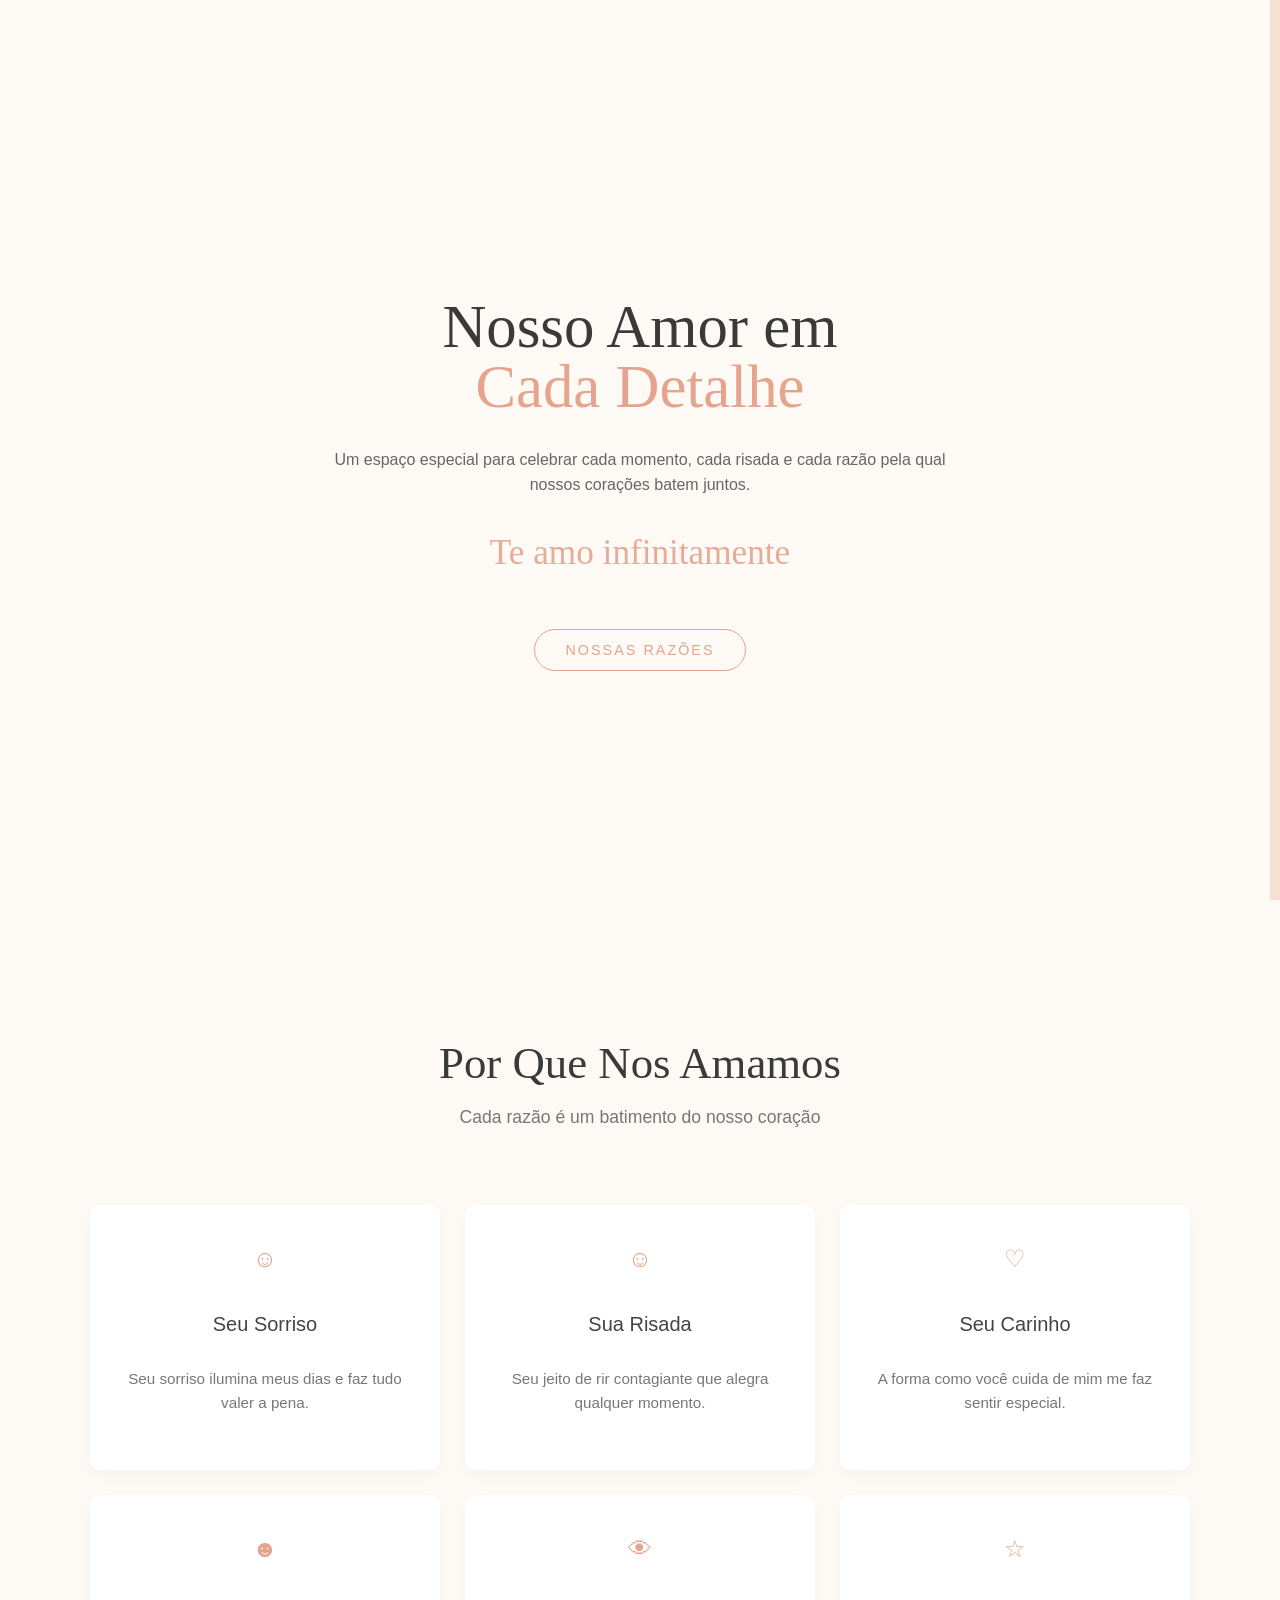
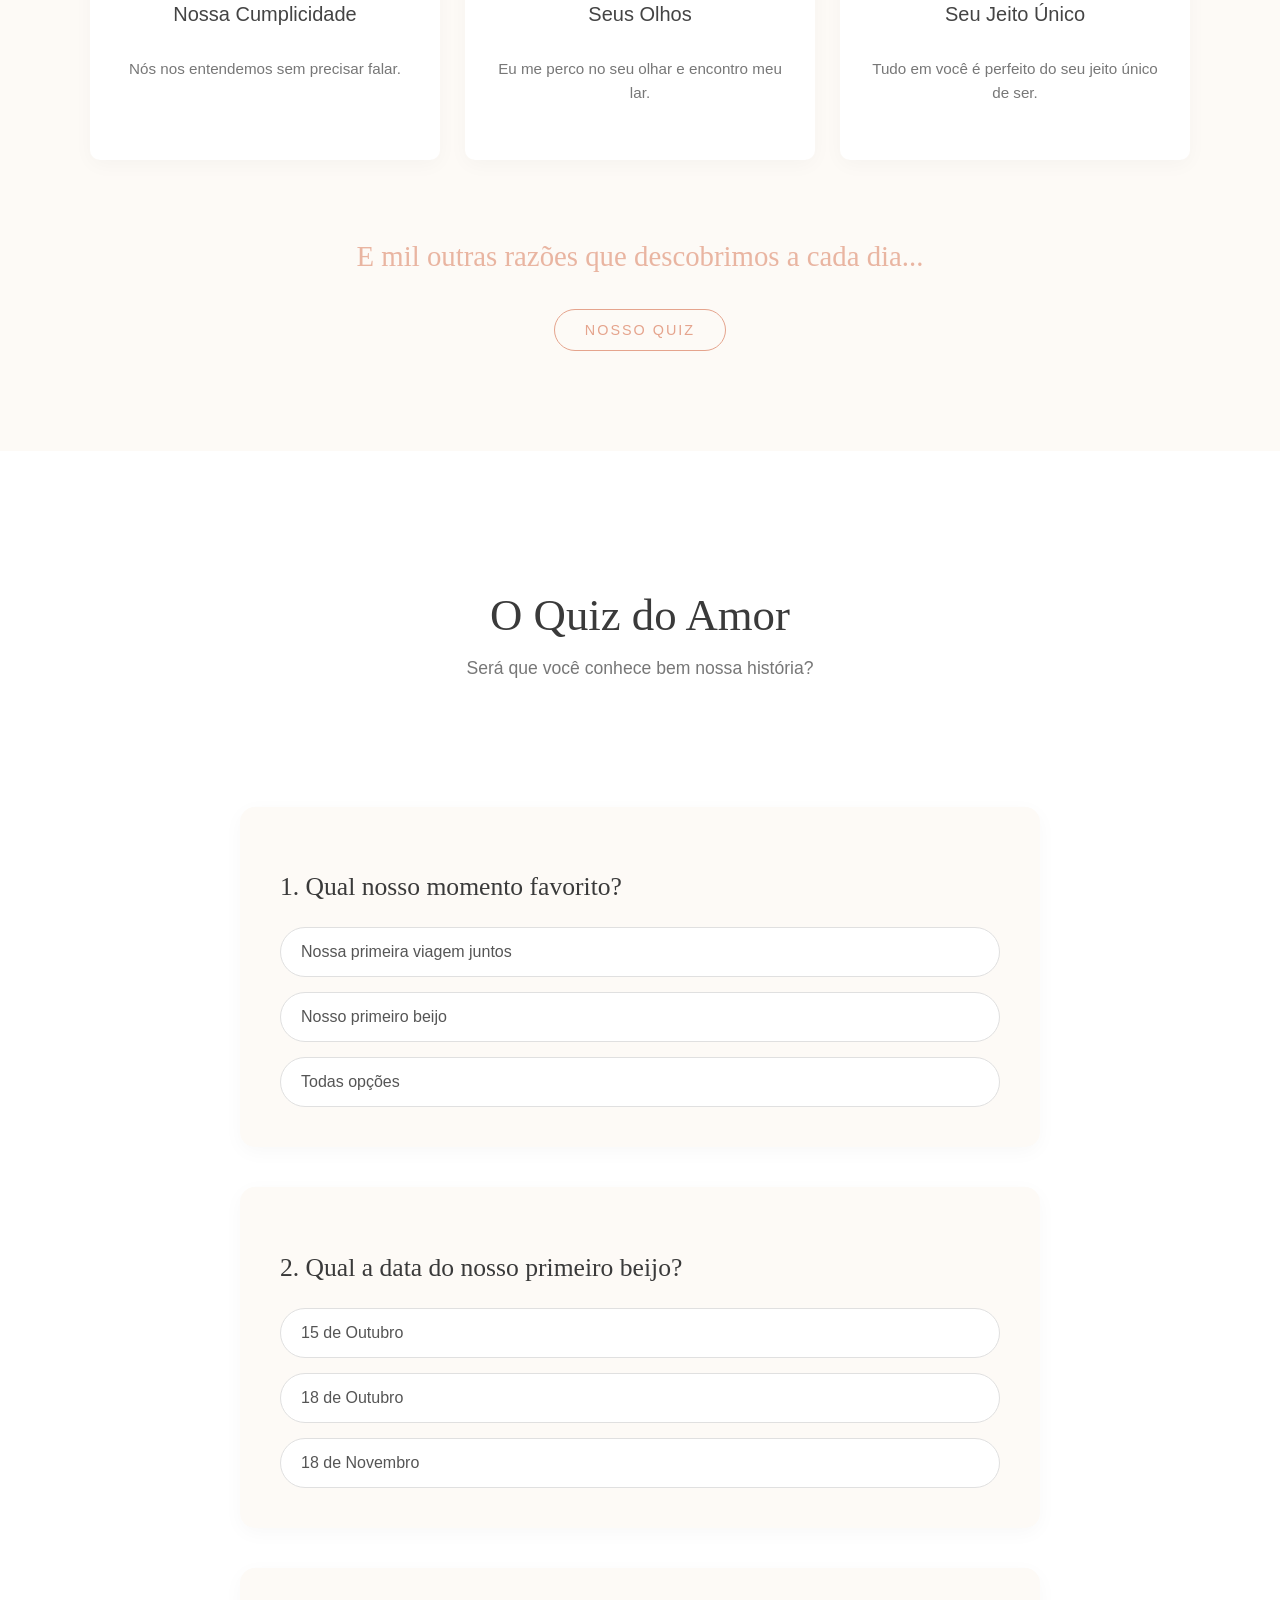
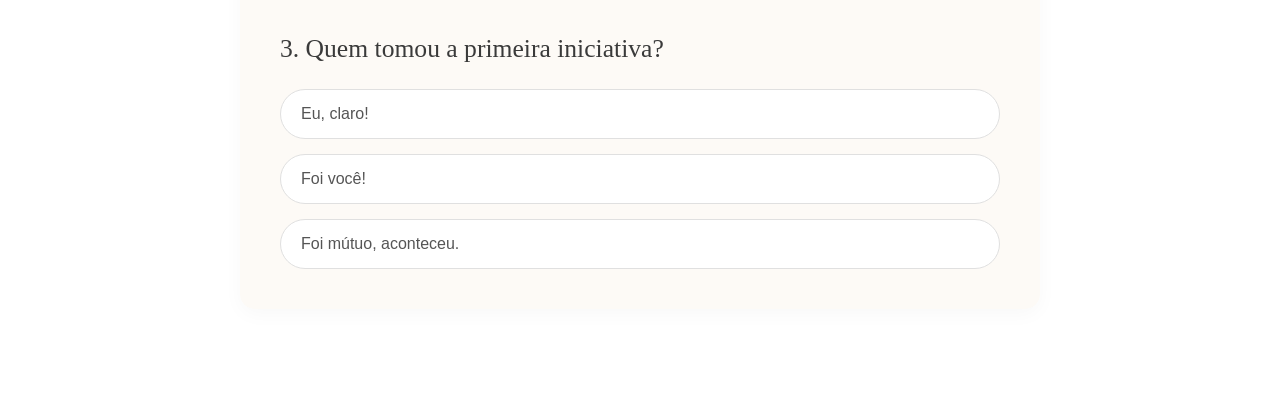
<file: index.html>
<!DOCTYPE html>
<html lang="pt-BR">
<head>
    <meta charset="UTF-8">
    <meta name="viewport" content="width=device-width, initial-scale=1.0">
    <title>NOSSO AMOR EM CADA DETALHE</title>
<link rel="stylesheet" href="style.css">
</head>
<body>
    <section class="hero-section">
        <div class="hero-accent"></div>
        <div class="content">
            <h1 class="main-title font-serif">Nosso Amor em</h1>
            <h1 class="sub-title font-serif color-accent">Cada Detalhe</h1>
            <p class="description">
                Um espaço especial para celebrar cada momento, cada risada e cada razão pela qual nossos corações batem juntos.
            </p>
            <div class="signature color-accent font-script">Te amo infinitamente</div>
            <br>
            <a href="#por-que" class="scroll-btn">NOSSAS RAZÕES</a>
        </div>
    </section>

    <section id="por-que" class="reasons-section">
        <div class="reasons-header">
            <h2 class="reasons-title font-serif">Por Que Nos Amamos</h2>
            <p class="reasons-subtitle">Cada razão é um batimento do nosso coração</p>
        </div>
        
        <div class="cards-grid">
            <div class="reason-card">
                <div class="icon-placeholder">&#9786;</div> <h3 class="card-title">Seu Sorriso</h3>
                <p class="card-text">Seu sorriso ilumina meus dias e faz tudo valer a pena.</p>
            </div>
            
            <div class="reason-card">
                <div class="icon-placeholder">&#9786;</div>
                <h3 class="card-title">Sua Risada</h3>
                <p class="card-text">Seu jeito de rir contagiante que alegra qualquer momento.</p>
            </div>

            <div class="reason-card">
                <div class="icon-placeholder">&#9825;</div> <h3 class="card-title">Seu Carinho</h3>
                <p class="card-text">A forma como você cuida de mim me faz sentir especial.</p>
            </div>

            <div class="reason-card">
                <div class="icon-placeholder">&#9787;</div> <h3 class="card-title">Nossa Cumplicidade</h3>
                <p class="card-text">Nós nos entendemos sem precisar falar.</p>
            </div>

            <div class="reason-card">
                <div class="icon-placeholder">&#128065;</div> <h3 class="card-title">Seus Olhos</h3>
                <p class="card-text">Eu me perco no seu olhar e encontro meu lar.</p>
            </div>

            <div class="reason-card">
                <div class="icon-placeholder">&#9734;</div> <h3 class="card-title">Seu Jeito Único</h3>
                <p class="card-text">Tudo em você é perfeito do seu jeito único de ser.</p>
            </div>
        </div>

        <div class="reasons-footer">
            <div class="final-signature color-accent font-script">E mil outras razões que descobrimos a cada dia...</div>
        </div>
        <br><br>
        <a href="#quiz" class="scroll-btn">NOSSO QUIZ</a>
    </section>

    <section id="quiz" class="quiz-section">
        <div class="reasons-header">
            <h2 class="reasons-title font-serif">O Quiz do Amor</h2>
            <p class="reasons-subtitle">Será que você conhece bem nossa história?</p>
        </div>

        <div class="quiz-container">
            <div class="quiz-card" data-question="1">
                <h3 class="quiz-question">1. Qual nosso momento favorito?</h3>
                <div class="quiz-options">
                    <div class="quiz-option correct-option" onclick="selectOption(this, 1)">Nossa primeira viagem juntos</div>
                    <div class="quiz-option" onclick="selectOption(this, 1)">Nosso primeiro beijo</div>
                    <div class="quiz-option" onclick="selectOption(this, 1)">Todas opções</div>
                </div>
            </div>

            <div class="quiz-card" data-question="2">
                <h3 class="quiz-question">2. Qual a data do nosso primeiro beijo?</h3>
                <div class="quiz-options">
                    <div class="quiz-option" onclick="selectOption(this, 2)">15 de Outubro</div>
                    <div class="quiz-option correct-option" onclick="selectOption(this, 2)">18 de Outubro</div> <div class="quiz-option" onclick="selectOption(this, 2)">18 de Novembro</div>
                </div>
            </div>

            <div class="quiz-card" data-question="3">
                <h3 class="quiz-question">3. Quem tomou a primeira iniciativa?</h3>
                <div class="quiz-options">
                    <div class="quiz-option" onclick="selectOption(this, 3)">Eu, claro!</div> <div class="quiz-option correct-option" onclick="selectOption(this, 3)">Foi você!</div>
                    <div class="quiz-option" onclick="selectOption(this, 3)">Foi mútuo, aconteceu.</div>
                </div>
            </div>

            <button class="quiz-submit-btn scroll-btn" onclick="checkQuiz()">VERIFICAR RESULTADOS</button>
        </div>

        <div id="quiz-results" class="quiz-results">
            <p class="quiz-score">Você acertou <span id="score-value">0</span> de 3!</p>
            <p id="quiz-message" class="quiz-message font-script">Nossa história é a melhor, eu amo você!</p>
        </div>
    </section>

    <script src="script.js"></script>
</body>
</html>
</file>
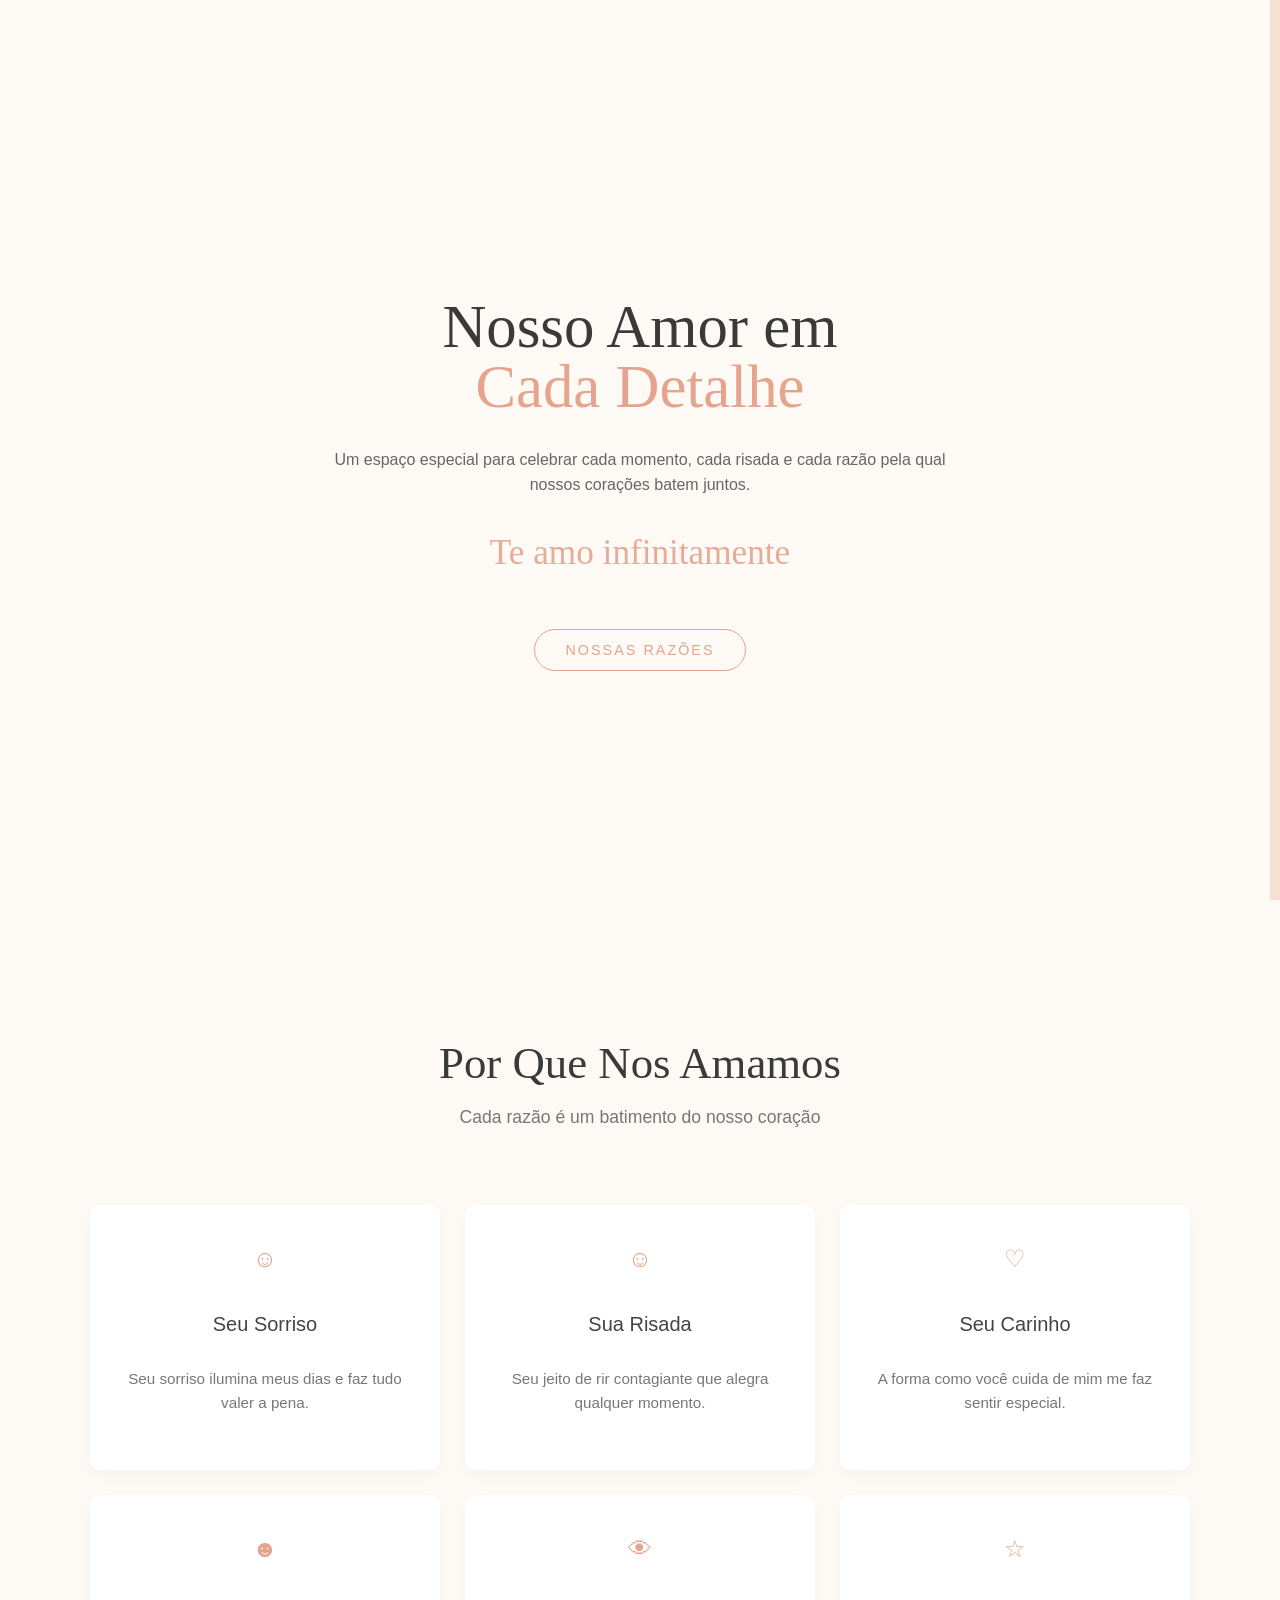
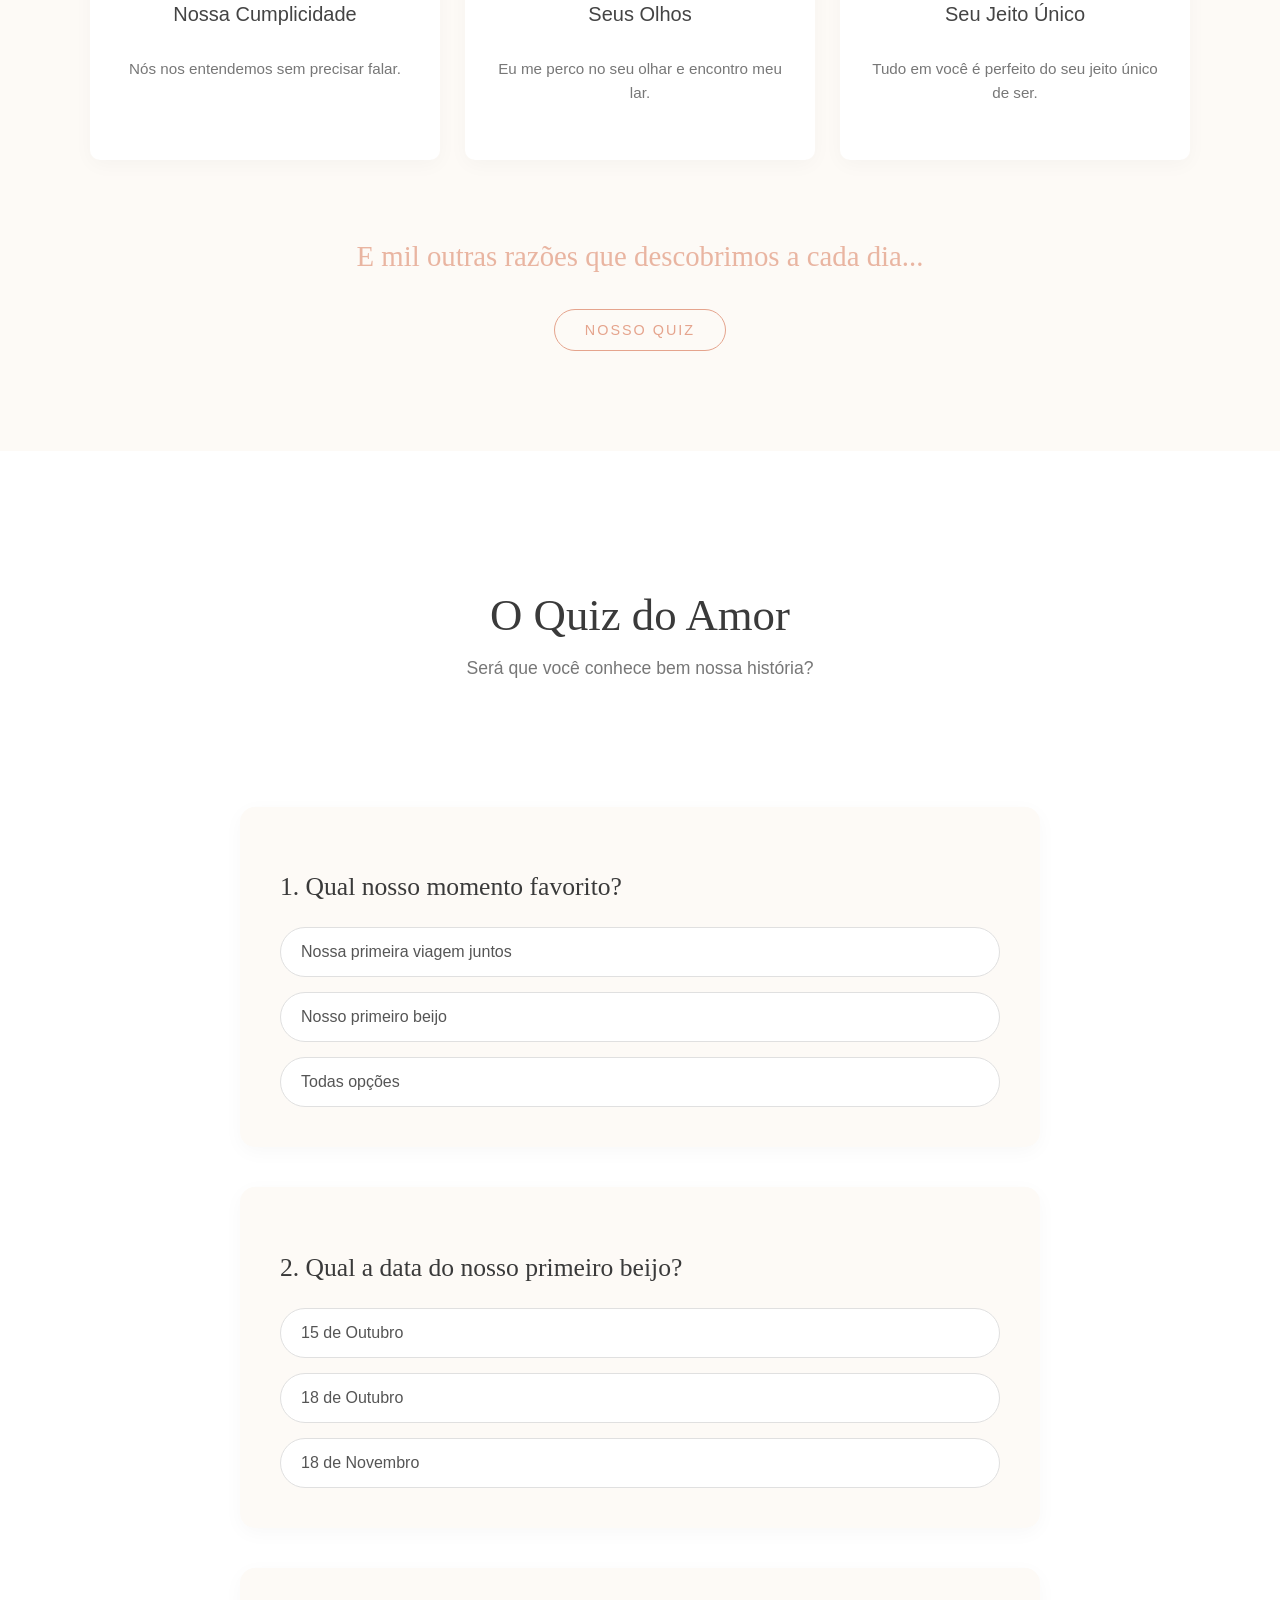
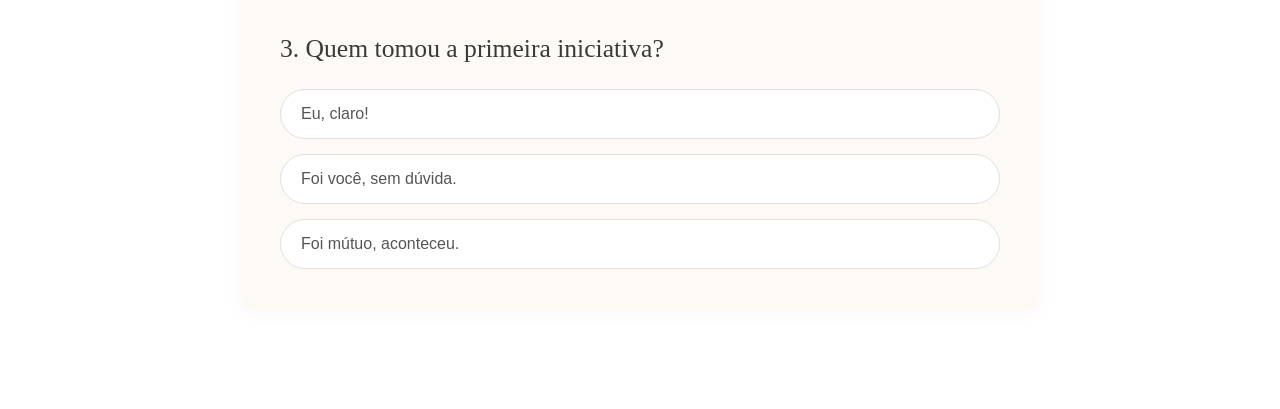
<file: SITE/index.html>
<!DOCTYPE html>
<html lang="pt-BR">
<head>
    <meta charset="UTF-8">
    <meta name="viewport" content="width=device-width, initial-scale=1.0">
    <title>NOSSO AMOR EM CADA DETALHE</title>
<link rel="stylesheet" href="style.css">
</head>
<body>
    <section class="hero-section">
        <div class="hero-accent"></div>
        <div class="content">
            <h1 class="main-title font-serif">Nosso Amor em</h1>
            <h1 class="sub-title font-serif color-accent">Cada Detalhe</h1>
            <p class="description">
                Um espaço especial para celebrar cada momento, cada risada e cada razão pela qual nossos corações batem juntos.
            </p>
            <div class="signature color-accent font-script">Te amo infinitamente</div>
            <br>
            <a href="#por-que" class="scroll-btn">NOSSAS RAZÕES</a>
        </div>
    </section>

    <section id="por-que" class="reasons-section">
        <div class="reasons-header">
            <h2 class="reasons-title font-serif">Por Que Nos Amamos</h2>
            <p class="reasons-subtitle">Cada razão é um batimento do nosso coração</p>
        </div>
        
        <div class="cards-grid">
            <div class="reason-card">
                <div class="icon-placeholder">&#9786;</div> <h3 class="card-title">Seu Sorriso</h3>
                <p class="card-text">Seu sorriso ilumina meus dias e faz tudo valer a pena.</p>
            </div>
            
            <div class="reason-card">
                <div class="icon-placeholder">&#9786;</div>
                <h3 class="card-title">Sua Risada</h3>
                <p class="card-text">Seu jeito de rir contagiante que alegra qualquer momento.</p>
            </div>

            <div class="reason-card">
                <div class="icon-placeholder">&#9825;</div> <h3 class="card-title">Seu Carinho</h3>
                <p class="card-text">A forma como você cuida de mim me faz sentir especial.</p>
            </div>

            <div class="reason-card">
                <div class="icon-placeholder">&#9787;</div> <h3 class="card-title">Nossa Cumplicidade</h3>
                <p class="card-text">Nós nos entendemos sem precisar falar.</p>
            </div>

            <div class="reason-card">
                <div class="icon-placeholder">&#128065;</div> <h3 class="card-title">Seus Olhos</h3>
                <p class="card-text">Eu me perco no seu olhar e encontro meu lar.</p>
            </div>

            <div class="reason-card">
                <div class="icon-placeholder">&#9734;</div> <h3 class="card-title">Seu Jeito Único</h3>
                <p class="card-text">Tudo em você é perfeito do seu jeito único de ser.</p>
            </div>
        </div>

        <div class="reasons-footer">
            <div class="final-signature color-accent font-script">E mil outras razões que descobrimos a cada dia...</div>
        </div>
        <br><br>
        <a href="#quiz" class="scroll-btn">NOSSO QUIZ</a>
    </section>

    <section id="quiz" class="quiz-section">
        <div class="reasons-header">
            <h2 class="reasons-title font-serif">O Quiz do Amor</h2>
            <p class="reasons-subtitle">Será que você conhece bem nossa história?</p>
        </div>

        <div class="quiz-container">
            <div class="quiz-card" data-question="1">
                <h3 class="quiz-question">1. Qual nosso momento favorito?</h3>
                <div class="quiz-options">
                    <div class="quiz-option correct-option" onclick="selectOption(this, 1)">Nossa primeira viagem juntos</div>
                    <div class="quiz-option" onclick="selectOption(this, 1)">Nosso primeiro beijo</div>
                    <div class="quiz-option" onclick="selectOption(this, 1)">Todas opções</div>
                </div>
            </div>

            <div class="quiz-card" data-question="2">
                <h3 class="quiz-question">2. Qual a data do nosso primeiro beijo?</h3>
                <div class="quiz-options">
                    <div class="quiz-option" onclick="selectOption(this, 2)">15 de Outubro</div>
                    <div class="quiz-option correct-option" onclick="selectOption(this, 2)">18 de Outubro</div> <div class="quiz-option" onclick="selectOption(this, 2)">18 de Novembro</div>
                </div>
            </div>

            <div class="quiz-card" data-question="3">
                <h3 class="quiz-question">3. Quem tomou a primeira iniciativa?</h3>
                <div class="quiz-options">
                    <div class="quiz-option" onclick="selectOption(this, 3)">Eu, claro!</div> <div class="quiz-option correct-option" onclick="selectOption(this, 3)">Foi você, sem dúvida.</div>
                    <div class="quiz-option" onclick="selectOption(this, 3)">Foi mútuo, aconteceu.</div>
                </div>
            </div>

            <button class="quiz-submit-btn scroll-btn" onclick="checkQuiz()">VERIFICAR RESULTADOS</button>
        </div>

        <div id="quiz-results" class="quiz-results">
            <p class="quiz-score">Você acertou <span id="score-value">0</span> de 3!</p>
            <p id="quiz-message" class="quiz-message font-script">Nossa história é a melhor!</p>
        </div>
    </section>

    <script src="script.js"></script>
</body>
</html>
</file>
<file: style.css>
html { scroll-behavior: smooth; }

        body, html {
            margin: 0;
            padding: 0;
            font-family: 'Montserrat', sans-serif;
            background-color: #fdfaf6; /* Bege claro (off-white) */
        }

        /* --- ESTILOS COMUNS --- */
        .color-accent { color: #e5a48d; } /* Coral suave (rose gold) */
        .font-serif { font-family: 'Bodoni Moda', serif; }
        .font-script { font-family: 'Great Vibes', cursive; }

        /* --- SEÇÃO 1: HERO (PÁGINA DE ENTRADA, BASEADA NA PRIMEIRA IMAGEM) --- */
        .hero-section {
            height: 100vh;
            display: flex;
            justify-content: center;
            align-items: center;
            position: relative;
            text-align: center;
            /* Padrão de fundo sutil (simulado) */
            background-image: url('data:image/svg+xml;utf8,<svg xmlns="http://www.w3.org/2000/svg" width="100%" height="100%" opacity="0.05"><path d="M0,0 C200,100 400,0 600,100" stroke="%23f7c9b0" stroke-width="1" fill="none"/></svg>');
            background-size: cover;
        }

        .hero-accent {
            position: absolute;
            top: 0;
            right: 0;
            width: 10px;
            height: 100%;
            background-color: rgba(229, 164, 141, 0.3); /* Coral transparente */
        }

        .main-title {
            font-size: clamp(2.5rem, 8vw, 3.8rem);
            color: #3a3a3a;
            margin-bottom: 0;
            font-weight: 400;
        }

        .sub-title {
            font-size: clamp(2.5rem, 8vw, 3.8rem);
            margin-top: -10px;
            margin-bottom: 25px;
            font-weight: 400;
        }

        .description {
            font-weight: 300;
            color: #666;
            max-width: 650px;
            margin: 0 auto 35px;
            padding: 0 20px;
            line-height: 1.6;
        }

        .signature {
            font-size: 2.2rem;
            margin-bottom: 50px;
            opacity: 0.9;
        }

        /* Botão de navegação */
        .scroll-btn {
            text-decoration: none;
            color: #e5a48d;
            border: 1px solid #e5a48d;
            padding: 12px 30px;
            border-radius: 30px;
            transition: 0.3s;
            font-size: 0.9rem;
            letter-spacing: 2px;
            text-transform: uppercase;
        }

        .scroll-btn:hover {
            background-color: #e5a48d;
            color: white;
        }

        /* --- SEÇÃO 2: RAZÕES DO AMOR (BASEADA NA SEGUNDA IMAGEM) --- */
        .reasons-section {
            min-height: 100vh;
            padding: 100px 20px;
            display: flex;
            flex-direction: column;
            align-items: center;
            text-align: center;
        }

        .reasons-header {
            margin-bottom: 60px;
            max-width: 700px;
        }

        .reasons-title {
            font-size: clamp(2rem, 6vw, 2.8rem);
            color: #3a3a3a;
            font-weight: 400;
            margin-bottom: 10px;
        }

        .reasons-subtitle {
            font-weight: 300;
            color: #777;
            font-size: 1.1rem;
        }

        /* Grid de Cards */
        .cards-grid {
            display: grid;
            grid-template-columns: repeat(3, 1fr); /* 3 colunas */
            gap: 25px;
            width: 100%;
            max-width: 1100px;
            margin-bottom: 60px;
        }

        /* Estilo do Card individual */
        .reason-card {
            background: white;
            padding: 40px 25px;
            border-radius: 10px;
            box-shadow: 0 5px 20px rgba(0,0,0,0.03); /* Sombra muito suave */
            transition: transform 0.3s, box-shadow 0.3s;
            display: flex;
            flex-direction: column;
            align-items: center;
        }

        .reason-card:hover {
            transform: translateY(-5px); /* Efeito ao passar o mouse */
            box-shadow: 0 10px 30px rgba(0,0,0,0.06);
        }

        /* Ícones dos cards */
        .card-icon {
            font-size: 2.2rem;
            color: #e5a48d; /* Coral */
            margin-bottom: 20px;
            opacity: 0.7;
        }

        /* Texto simples para simular ícones outline (como na imagem) */
        .icon-placeholder {
            font-size: 1.5rem;
            color: #e5a48d;
            margin-bottom: 20px;
            font-weight: 200;
        }

        .card-title {
            font-size: 1.25rem;
            color: #444;
            margin-bottom: 15px;
            font-weight: 400;
        }

        .card-text {
            font-weight: 300;
            color: #777;
            font-size: 0.95rem;
            line-height: 1.6;
        }

        /* Texto final Cursivo */
        .reasons-footer {
            max-width: 700px;
            margin-top: 20px;
        }

        .final-signature {
            font-size: 1.8rem;
            opacity: 0.8;
            padding: 0 20px;
        }

        /* Responsividade para telas menores */
        @media (max-width: 900px) {
            .cards-grid {
                grid-template-columns: repeat(2, 1fr); /* 2 colunas no tablet */
            }
        }

        @media (max-width: 600px) {
            .cards-grid {
                grid-template-columns: 1fr; /* 1 coluna no celular */
            }
            .main-title, .sub-title { font-size: 2.5rem; }
        }

        .quiz-section {
            min-height: 100vh;
            padding: 100px 20px;
            background-color: white; /* Diferente do off-white da galeria para destacar */
            display: flex;
            flex-direction: column;
            align-items: center;
            text-align: center;
        }

        .quiz-container {
            width: 100%;
            max-width: 800px;
            margin-top: 50px;
            display: flex;
            flex-direction: column;
            gap: 40px;
        }

        .quiz-card {
            background-color: #fdfaf6;
            padding: 40px;
            border-radius: 15px;
            box-shadow: 0 5px 20px rgba(0,0,0,0.03);
            text-align: left;
        }

        .quiz-question {
            font-family: 'Bodoni Moda', serif;
            font-size: 1.6rem;
            color: #3a3a3a;
            margin-bottom: 25px;
            font-weight: 400;
        }

        .quiz-options {
            display: flex;
            flex-direction: column;
            gap: 15px;
        }

        .quiz-option {
            background-color: white;
            border: 1px solid #e0e0e0;
            padding: 15px 20px;
            border-radius: 30px;
            cursor: pointer;
            transition: 0.3s ease;
            font-size: 1rem;
            color: #555;
            font-weight: 300;
        }

        .quiz-option:hover {
            border-color: #e5a48d;
            background-color: #fff9f6;
        }

        .quiz-option.selected {
            background-color: #e5a48d;
            color: white;
            border-color: #e5a48d;
        }

        .quiz-option.correct {
            background-color: #a7d0a7 !important; /* Verde suave */
            color: white !important;
            border-color: #a7d0a7 !important;
        }

        .quiz-option.incorrect {
            background-color: #e5a9a9 !important; /* Vermelho suave */
            color: white !important;
            border-color: #e5a9a9 !important;
        }

        .quiz-submit-btn {
            margin-top: 20px;
            display: none; /* Só aparece no final */
        }

        .quiz-results {
            margin-top: 50px;
            display: none; /* Só aparece no final */
            text-align: center;
        }

        .quiz-score {
            font-family: 'Bodoni Moda', serif;
            font-size: 2.2rem;
            color: #3a3a3a;
            margin-bottom: 15px;
        }

        .quiz-message {
            font-family: 'Great Vibes', cursive;
            font-size: 1.8rem;
            color: #e5a48d;
        }
</file>
<file: SITE/style.css>
html { scroll-behavior: smooth; }

        body, html {
            margin: 0;
            padding: 0;
            font-family: 'Montserrat', sans-serif;
            background-color: #fdfaf6; /* Bege claro (off-white) */
        }

        /* --- ESTILOS COMUNS --- */
        .color-accent { color: #e5a48d; } /* Coral suave (rose gold) */
        .font-serif { font-family: 'Bodoni Moda', serif; }
        .font-script { font-family: 'Great Vibes', cursive; }

        /* --- SEÇÃO 1: HERO (PÁGINA DE ENTRADA, BASEADA NA PRIMEIRA IMAGEM) --- */
        .hero-section {
            height: 100vh;
            display: flex;
            justify-content: center;
            align-items: center;
            position: relative;
            text-align: center;
            /* Padrão de fundo sutil (simulado) */
            background-image: url('data:image/svg+xml;utf8,<svg xmlns="http://www.w3.org/2000/svg" width="100%" height="100%" opacity="0.05"><path d="M0,0 C200,100 400,0 600,100" stroke="%23f7c9b0" stroke-width="1" fill="none"/></svg>');
            background-size: cover;
        }

        .hero-accent {
            position: absolute;
            top: 0;
            right: 0;
            width: 10px;
            height: 100%;
            background-color: rgba(229, 164, 141, 0.3); /* Coral transparente */
        }

        .main-title {
            font-size: clamp(2.5rem, 8vw, 3.8rem);
            color: #3a3a3a;
            margin-bottom: 0;
            font-weight: 400;
        }

        .sub-title {
            font-size: clamp(2.5rem, 8vw, 3.8rem);
            margin-top: -10px;
            margin-bottom: 25px;
            font-weight: 400;
        }

        .description {
            font-weight: 300;
            color: #666;
            max-width: 650px;
            margin: 0 auto 35px;
            padding: 0 20px;
            line-height: 1.6;
        }

        .signature {
            font-size: 2.2rem;
            margin-bottom: 50px;
            opacity: 0.9;
        }

        /* Botão de navegação */
        .scroll-btn {
            text-decoration: none;
            color: #e5a48d;
            border: 1px solid #e5a48d;
            padding: 12px 30px;
            border-radius: 30px;
            transition: 0.3s;
            font-size: 0.9rem;
            letter-spacing: 2px;
            text-transform: uppercase;
        }

        .scroll-btn:hover {
            background-color: #e5a48d;
            color: white;
        }

        /* --- SEÇÃO 2: RAZÕES DO AMOR (BASEADA NA SEGUNDA IMAGEM) --- */
        .reasons-section {
            min-height: 100vh;
            padding: 100px 20px;
            display: flex;
            flex-direction: column;
            align-items: center;
            text-align: center;
        }

        .reasons-header {
            margin-bottom: 60px;
            max-width: 700px;
        }

        .reasons-title {
            font-size: clamp(2rem, 6vw, 2.8rem);
            color: #3a3a3a;
            font-weight: 400;
            margin-bottom: 10px;
        }

        .reasons-subtitle {
            font-weight: 300;
            color: #777;
            font-size: 1.1rem;
        }

        /* Grid de Cards */
        .cards-grid {
            display: grid;
            grid-template-columns: repeat(3, 1fr); /* 3 colunas */
            gap: 25px;
            width: 100%;
            max-width: 1100px;
            margin-bottom: 60px;
        }

        /* Estilo do Card individual */
        .reason-card {
            background: white;
            padding: 40px 25px;
            border-radius: 10px;
            box-shadow: 0 5px 20px rgba(0,0,0,0.03); /* Sombra muito suave */
            transition: transform 0.3s, box-shadow 0.3s;
            display: flex;
            flex-direction: column;
            align-items: center;
        }

        .reason-card:hover {
            transform: translateY(-5px); /* Efeito ao passar o mouse */
            box-shadow: 0 10px 30px rgba(0,0,0,0.06);
        }

        /* Ícones dos cards */
        .card-icon {
            font-size: 2.2rem;
            color: #e5a48d; /* Coral */
            margin-bottom: 20px;
            opacity: 0.7;
        }

        /* Texto simples para simular ícones outline (como na imagem) */
        .icon-placeholder {
            font-size: 1.5rem;
            color: #e5a48d;
            margin-bottom: 20px;
            font-weight: 200;
        }

        .card-title {
            font-size: 1.25rem;
            color: #444;
            margin-bottom: 15px;
            font-weight: 400;
        }

        .card-text {
            font-weight: 300;
            color: #777;
            font-size: 0.95rem;
            line-height: 1.6;
        }

        /* Texto final Cursivo */
        .reasons-footer {
            max-width: 700px;
            margin-top: 20px;
        }

        .final-signature {
            font-size: 1.8rem;
            opacity: 0.8;
            padding: 0 20px;
        }

        /* Responsividade para telas menores */
        @media (max-width: 900px) {
            .cards-grid {
                grid-template-columns: repeat(2, 1fr); /* 2 colunas no tablet */
            }
        }

        @media (max-width: 600px) {
            .cards-grid {
                grid-template-columns: 1fr; /* 1 coluna no celular */
            }
            .main-title, .sub-title { font-size: 2.5rem; }
        }

        .quiz-section {
            min-height: 100vh;
            padding: 100px 20px;
            background-color: white; /* Diferente do off-white da galeria para destacar */
            display: flex;
            flex-direction: column;
            align-items: center;
            text-align: center;
        }

        .quiz-container {
            width: 100%;
            max-width: 800px;
            margin-top: 50px;
            display: flex;
            flex-direction: column;
            gap: 40px;
        }

        .quiz-card {
            background-color: #fdfaf6;
            padding: 40px;
            border-radius: 15px;
            box-shadow: 0 5px 20px rgba(0,0,0,0.03);
            text-align: left;
        }

        .quiz-question {
            font-family: 'Bodoni Moda', serif;
            font-size: 1.6rem;
            color: #3a3a3a;
            margin-bottom: 25px;
            font-weight: 400;
        }

        .quiz-options {
            display: flex;
            flex-direction: column;
            gap: 15px;
        }

        .quiz-option {
            background-color: white;
            border: 1px solid #e0e0e0;
            padding: 15px 20px;
            border-radius: 30px;
            cursor: pointer;
            transition: 0.3s ease;
            font-size: 1rem;
            color: #555;
            font-weight: 300;
        }

        .quiz-option:hover {
            border-color: #e5a48d;
            background-color: #fff9f6;
        }

        .quiz-option.selected {
            background-color: #e5a48d;
            color: white;
            border-color: #e5a48d;
        }

        .quiz-option.correct {
            background-color: #a7d0a7 !important; /* Verde suave */
            color: white !important;
            border-color: #a7d0a7 !important;
        }

        .quiz-option.incorrect {
            background-color: #e5a9a9 !important; /* Vermelho suave */
            color: white !important;
            border-color: #e5a9a9 !important;
        }

        .quiz-submit-btn {
            margin-top: 20px;
            display: none; /* Só aparece no final */
        }

        .quiz-results {
            margin-top: 50px;
            display: none; /* Só aparece no final */
            text-align: center;
        }

        .quiz-score {
            font-family: 'Bodoni Moda', serif;
            font-size: 2.2rem;
            color: #3a3a3a;
            margin-bottom: 15px;
        }

        .quiz-message {
            font-family: 'Great Vibes', cursive;
            font-size: 1.8rem;
            color: #e5a48d;
        }
</file>
